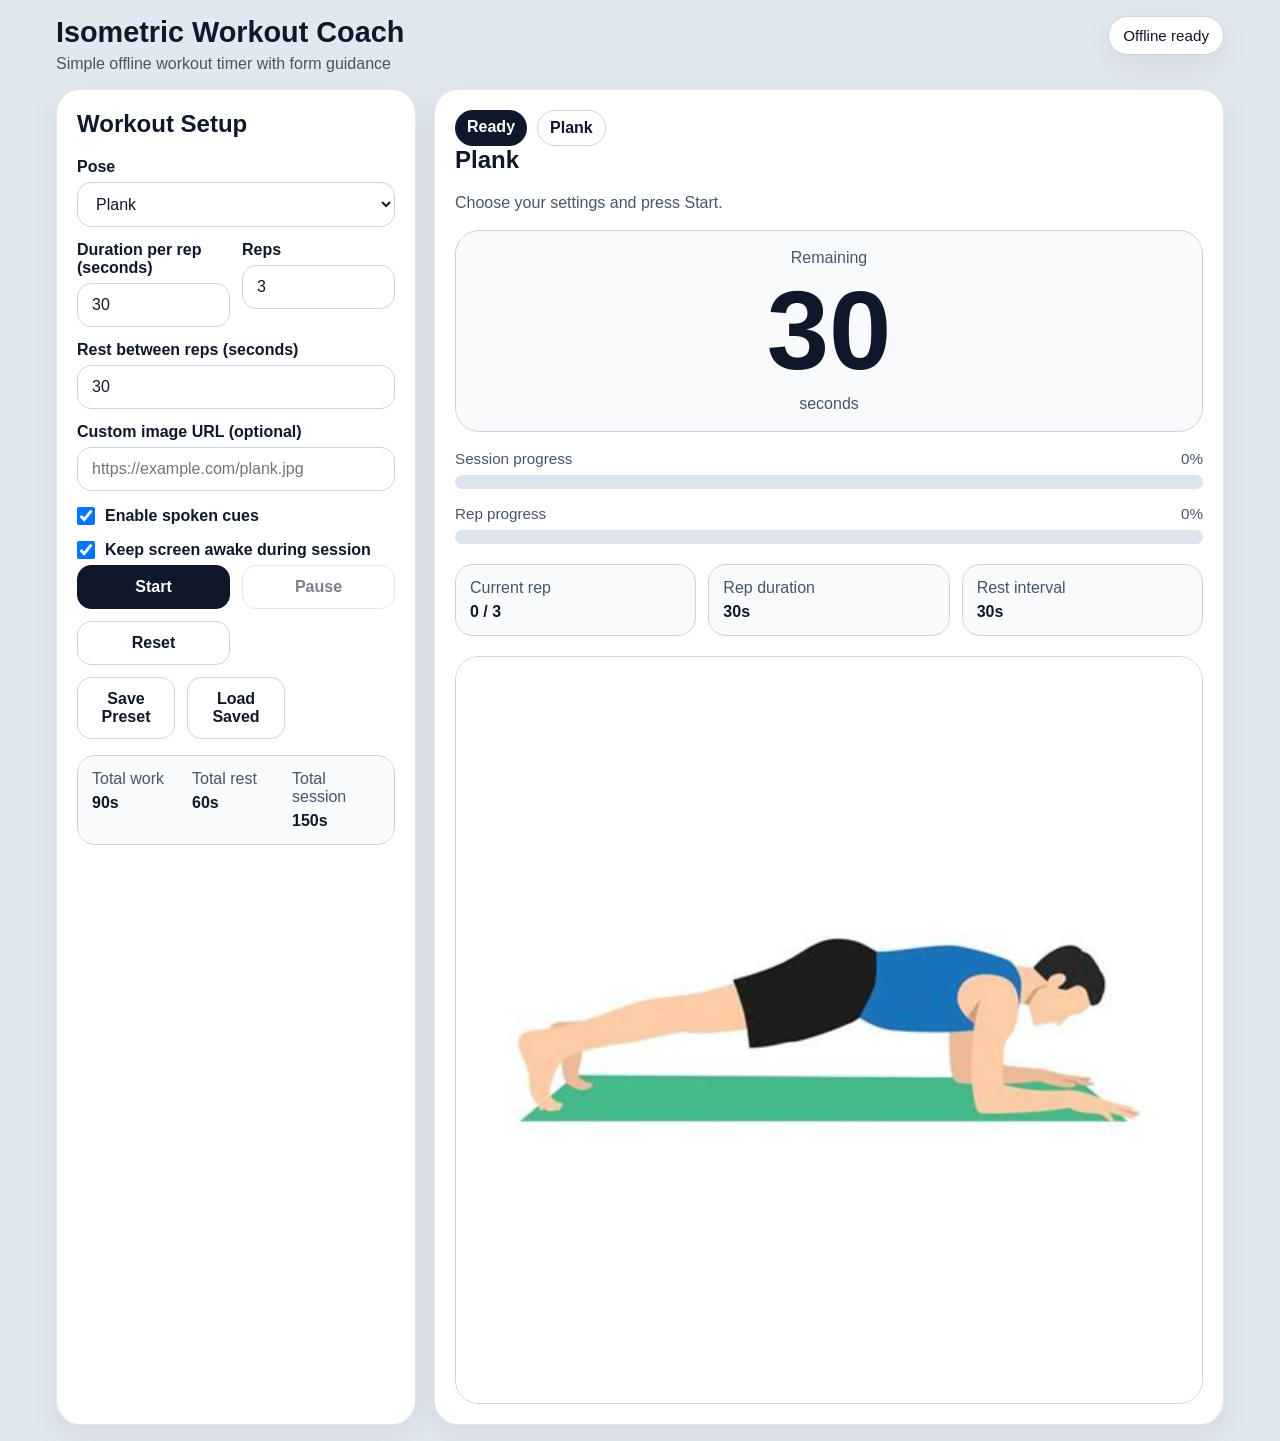
<file: index.html>
<!doctype html>
<html lang="en">
  <head>
    <meta charset="UTF-8" />
    <meta name="viewport" content="width=device-width, initial-scale=1.0" />
    <meta name="theme-color" content="#0f172a" />
    <meta name="description" content="A personal isometric workout coach with timers, images, and rest intervals." />
    <link rel="manifest" href="manifest.json" />
    <link rel="icon" href="icons/icon-192.png" />
    <link rel="apple-touch-icon" href="icons/icon-192.png" />
    <title>Isometric Workout Coach</title>
    <link rel="stylesheet" href="style.css" />
  </head>
  <body>
    <div class="app-shell">
      <header class="app-header">
        <div>
          <h1>Isometric Workout Coach</h1>
          <p class="subtitle">Simple offline workout timer with form guidance</p>
        </div>
        <div class="install-status" id="installStatus">Ready</div>
      </header>

      <main class="layout">
        <section class="card controls-card">
          <h2>Workout Setup</h2>

          <label for="poseSelect">Pose</label>
          <select id="poseSelect"></select>

          <div class="two-col">
            <div>
              <label for="durationInput">Duration per rep (seconds)</label>
              <input id="durationInput" type="number" min="5" step="5" value="30" />
            </div>
            <div>
              <label for="repsInput">Reps</label>
              <input id="repsInput" type="number" min="1" step="1" value="3" />
            </div>
          </div>

          <div>
            <label for="restInput">Rest between reps (seconds)</label>
            <input id="restInput" type="number" min="5" step="5" value="30" />
          </div>

          <div>
            <label for="customImageInput">Custom image URL (optional)</label>
            <input id="customImageInput" type="url" placeholder="https://example.com/plank.jpg" />
          </div>

          <label class="checkbox-row">
            <input id="audioToggle" type="checkbox" checked />
            <span>Enable spoken cues</span>
          </label>

          <label class="checkbox-row">
            <input id="wakeLockToggle" type="checkbox" checked />
            <span>Keep screen awake during session</span>
          </label>

          <div class="button-row">
            <button id="startBtn" class="primary">Start</button>
            <button id="pauseBtn">Pause</button>
            <button id="resetBtn">Reset</button>
          </div>

          <div class="button-row secondary-row">
            <button id="savePresetBtn">Save Preset</button>
            <button id="loadPresetBtn">Load Saved</button>
            <button id="installBtn" hidden>Install App</button>
          </div>

          <div class="session-summary">
            <div><span>Total work</span><strong id="summaryWork">90s</strong></div>
            <div><span>Total rest</span><strong id="summaryRest">60s</strong></div>
            <div><span>Total session</span><strong id="summaryTotal">150s</strong></div>
          </div>
        </section>

        <section class="card display-card">
          <div class="status-row">
            <span class="badge" id="phaseBadge">Ready</span>
            <span class="badge secondary" id="poseBadge">Plank</span>
          </div>

          <h2 id="poseTitle">Plank</h2>
          <p id="instructionText">Choose your settings and press Start.</p>

          <div class="timer-block">
            <div class="timer-label">Remaining</div>
            <div class="timer-value" id="timerValue">30</div>
            <div class="timer-suffix">seconds</div>
          </div>

          <div class="progress-section">
            <div class="progress-meta">
              <span>Session progress</span>
              <span id="sessionProgressLabel">0%</span>
            </div>
            <div class="progress-bar"><div id="sessionProgressBar"></div></div>
          </div>

          <div class="progress-section">
            <div class="progress-meta">
              <span id="repProgressName">Rep progress</span>
              <span id="repProgressLabel">0%</span>
            </div>
            <div class="progress-bar"><div id="repProgressBar"></div></div>
          </div>

          <div class="stats-grid">
            <div class="stat-card">
              <span>Current rep</span>
              <strong id="currentRepStat">0 / 3</strong>
            </div>
            <div class="stat-card">
              <span>Rep duration</span>
              <strong id="repDurationStat">30s</strong>
            </div>
            <div class="stat-card">
              <span>Rest interval</span>
              <strong id="restDurationStat">30s</strong>
            </div>
          </div>

          <div class="image-wrap">
            <img id="poseImage" alt="Workout pose form guide" />
          </div>
        </section>
      </main>
    </div>

    <script src="script.js"></script>
  </body>
</html>
</file>
<file: style.css>
:root {
  color-scheme: light dark;
  --bg: #e2e8f0;
  --card: #ffffff;
  --card-soft: #f8fafc;
  --text: #0f172a;
  --muted: #475569;
  --border: #cbd5e1;
  --accent: #0f172a;
  --accent-2: #334155;
  --success: #166534;
  --shadow: 0 10px 30px rgba(15, 23, 42, 0.08);
}

* {
  box-sizing: border-box;
}

html,
body {
  margin: 0;
  padding: 0;
  font-family: Arial, Helvetica, sans-serif;
  background: var(--bg);
  color: var(--text);
}

body {
  min-height: 100vh;
}

img {
  max-width: 100%;
  display: block;
}

button,
input,
select {
  font: inherit;
}

.app-shell {
  max-width: 1200px;
  margin: 0 auto;
  padding: 16px;
}

.app-header {
  display: flex;
  justify-content: space-between;
  align-items: flex-start;
  gap: 16px;
  margin-bottom: 16px;
}

.app-header h1 {
  margin: 0;
  font-size: 1.8rem;
}

.subtitle {
  margin: 6px 0 0;
  color: var(--muted);
}

.install-status {
  background: var(--card);
  border: 1px solid var(--border);
  border-radius: 999px;
  padding: 10px 14px;
  font-size: 0.95rem;
  box-shadow: var(--shadow);
}

.layout {
  display: grid;
  grid-template-columns: 360px 1fr;
  gap: 18px;
}

.card {
  background: var(--card);
  border: 1px solid rgba(148, 163, 184, 0.25);
  border-radius: 24px;
  box-shadow: var(--shadow);
  padding: 20px;
}

.controls-card h2,
.display-card h2 {
  margin-top: 0;
}

label {
  display: block;
  margin-top: 14px;
  margin-bottom: 6px;
  font-weight: 700;
}

input,
select,
button {
  width: 100%;
  border: 1px solid var(--border);
  border-radius: 14px;
  padding: 12px 14px;
  background: #fff;
  color: var(--text);
}

button {
  cursor: pointer;
  font-weight: 700;
}

button.primary {
  background: var(--accent);
  color: #fff;
  border-color: var(--accent);
}

button:disabled {
  opacity: 0.55;
  cursor: not-allowed;
}

.two-col,
.button-row,
.stats-grid,
.session-summary {
  display: grid;
  gap: 12px;
}

.two-col,
.button-row {
  grid-template-columns: repeat(2, minmax(0, 1fr));
}

.button-row.secondary-row {
  grid-template-columns: repeat(3, minmax(0, 1fr));
  margin-top: 12px;
}

.checkbox-row {
  display: flex;
  align-items: center;
  gap: 10px;
  font-weight: 600;
  margin-top: 16px;
}

.checkbox-row input {
  width: 18px;
  height: 18px;
  margin: 0;
}

.session-summary {
  grid-template-columns: repeat(3, minmax(0, 1fr));
  margin-top: 16px;
  background: var(--card-soft);
  border: 1px solid var(--border);
  border-radius: 18px;
  padding: 14px;
}

.session-summary div,
.stat-card {
  display: flex;
  flex-direction: column;
  gap: 6px;
}

.session-summary span,
.stat-card span,
.timer-label,
.timer-suffix,
.progress-meta,
#instructionText {
  color: var(--muted);
}

.status-row {
  display: flex;
  gap: 10px;
  flex-wrap: wrap;
}

.badge {
  padding: 8px 12px;
  border-radius: 999px;
  background: var(--accent);
  color: #fff;
  font-weight: 700;
}

.badge.secondary {
  background: transparent;
  border: 1px solid var(--border);
  color: var(--text);
}

.timer-block {
  text-align: center;
  padding: 18px;
  border: 1px solid var(--border);
  border-radius: 24px;
  background: var(--card-soft);
  margin: 18px 0;
}

.timer-value {
  font-size: clamp(4rem, 10vw, 7rem);
  font-weight: 800;
  line-height: 1;
  margin: 8px 0;
}

.progress-section {
  margin: 16px 0;
}

.progress-meta {
  display: flex;
  justify-content: space-between;
  font-size: 0.95rem;
  margin-bottom: 8px;
}

.progress-bar {
  width: 100%;
  height: 14px;
  background: #dbe4ef;
  border-radius: 999px;
  overflow: hidden;
}

.progress-bar > div {
  width: 0;
  height: 100%;
  background: var(--accent-2);
  transition: width 0.25s ease;
}

.stats-grid {
  grid-template-columns: repeat(3, minmax(0, 1fr));
  margin: 20px 0;
}

.stat-card {
  background: var(--card-soft);
  border: 1px solid var(--border);
  border-radius: 18px;
  padding: 14px;
}

.image-wrap {
  background: var(--card-soft);
  border: 1px solid var(--border);
  border-radius: 24px;
  overflow: hidden;
  min-height: 280px;
}

#poseImage {
  width: 100%;
  height: 100%;
  object-fit: contain;
  background: var(--card-soft);
}

@media (max-width: 900px) {
  .layout {
    grid-template-columns: 1fr;
  }

  .stats-grid,
  .session-summary,
  .button-row.secondary-row,
  .two-col,
  .button-row {
    grid-template-columns: 1fr;
  }

  .app-header {
    flex-direction: column;
  }
}
</file>
